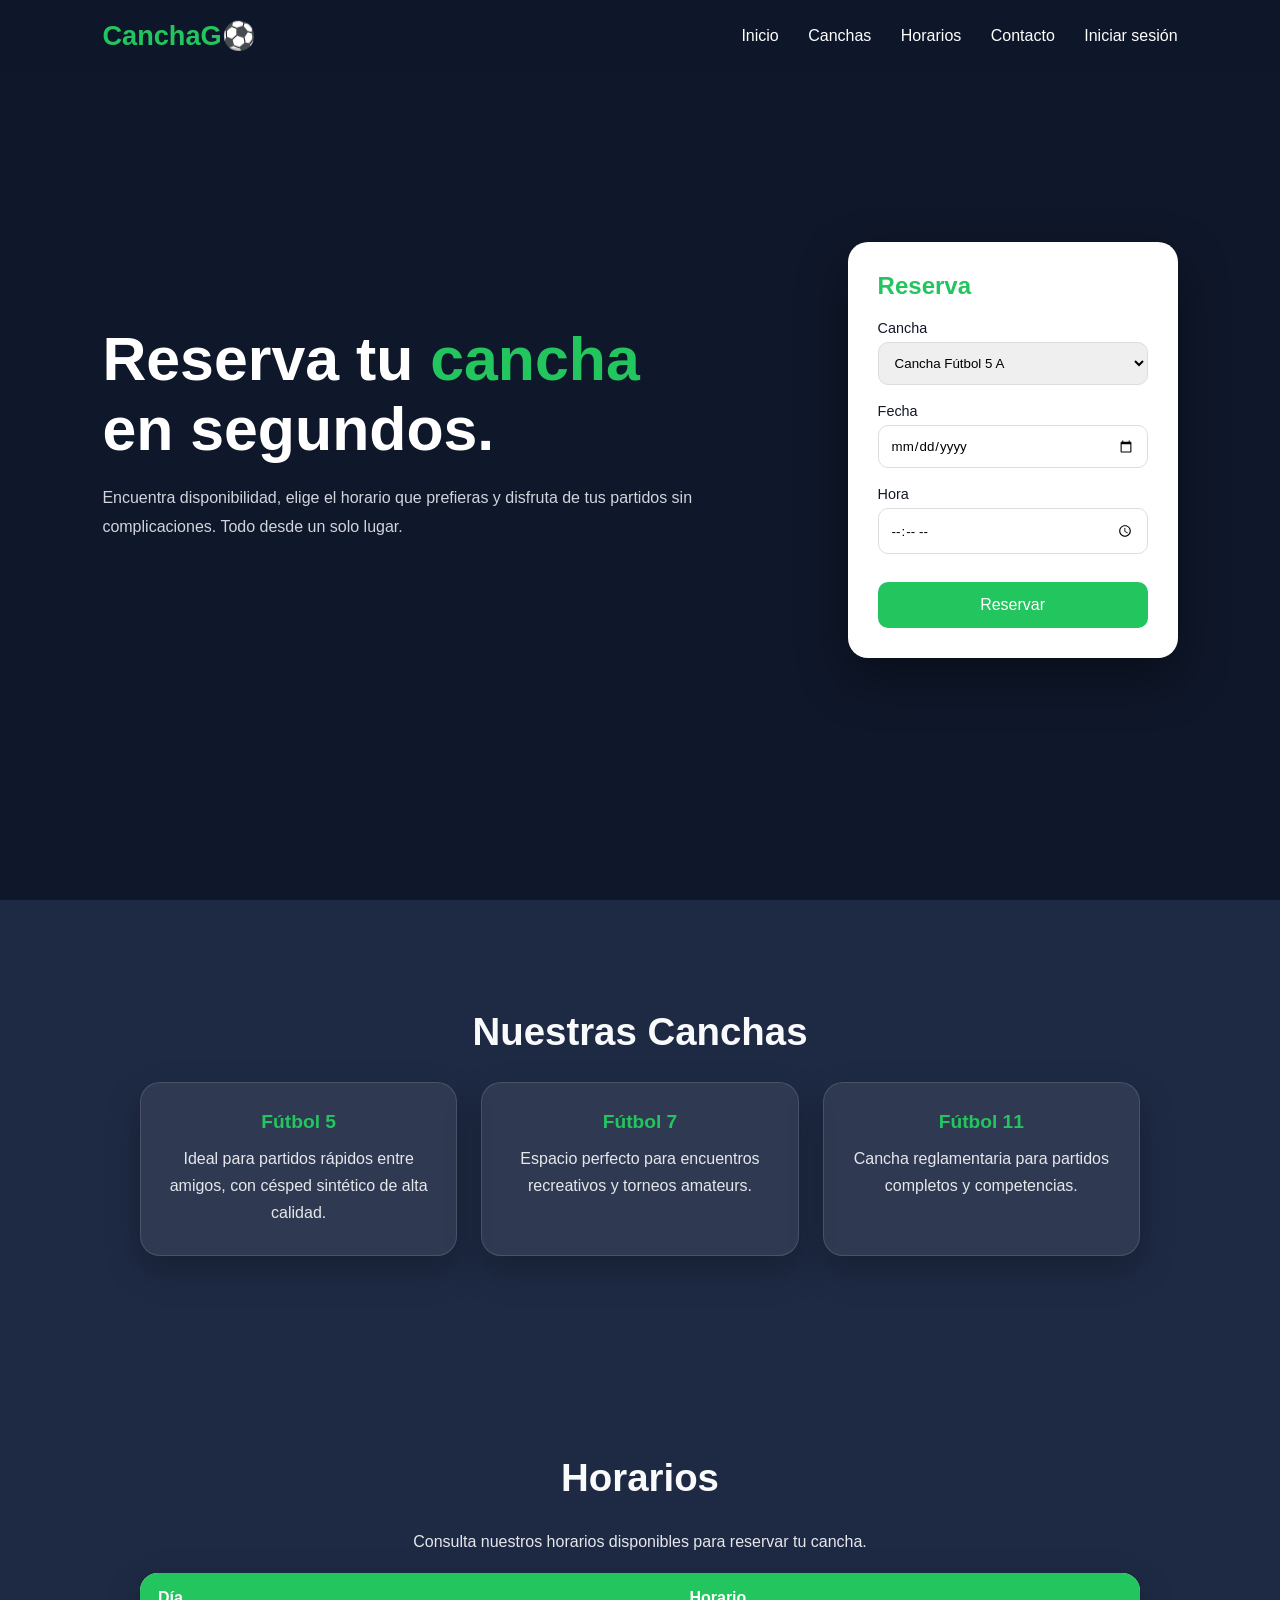
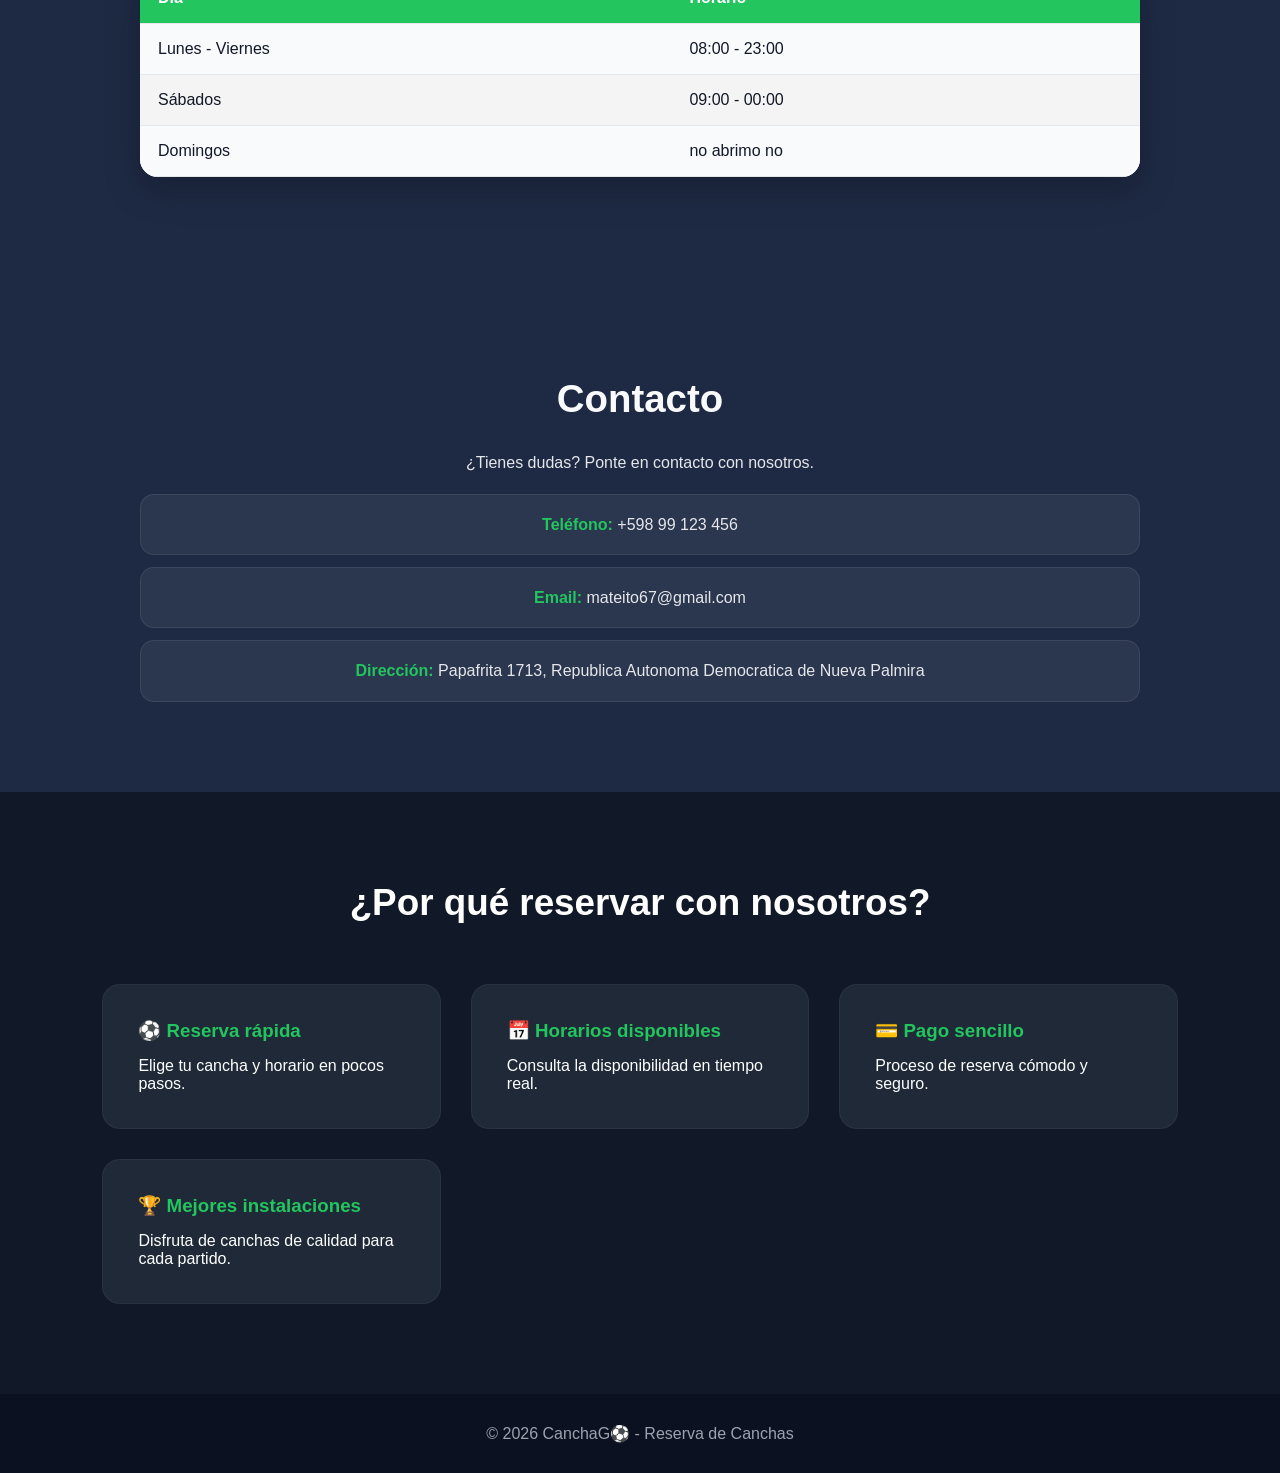
<file: index.html>
<!DOCTYPE html>
<html lang="es">

<head>
    <meta charset="UTF-8">
    <meta name="viewport" content="width=device-width, initial-scale=1.0">
    <title>Reserva de Canchas</title>
    <link rel="stylesheet" href="style.css">
    <link rel="icon" href="./favicon noma.avif" type="image/avif">

</head>

<body>

    <header>

        <div class="logo">CanchaG⚽</div>

        <nav>
            <a href="#1">Inicio</a>
            <a href="#2">Canchas</a>
            <a href="#3">Horarios</a>
            <a href="#4">Contacto</a>
            <a id="incioS" href="./login.html">Iniciar sesión</a>

        </nav>

    </header>

    <section class="hero" id="1">

        <div class="hero-text">
            <h1>Reserva tu <span>cancha</span> en segundos.</h1>

            <p>
                Encuentra disponibilidad, elige el horario que prefieras y disfruta
                de tus partidos sin complicaciones. Todo desde un solo lugar.
            </p>

        </div>

        <div class="card">

            <h2>Reserva </h2>

            <div>
                <label>Cancha</label>
                <select id="cancha-select">
                    <option value="1">Cancha Fútbol 5 A</option>
                    <option value="2">Cancha Fútbol 5 B</option>
                    <option value="3">Cancha Fútbol 7</option>
                    <option value="4">Cancha de Pádel</option>
                    <option value="5">Cancha de Tenis</option>
                </select>
            </div>

            <div>
                <label>Fecha</label>
                <input type="date" id="fecha-input">
            </div>

            <div>
                <label>Hora</label>
                <input type="time" id="hora-input">
            </div>

            <button onclick="reservar()">Reservar</button>

        </div>

    </section>

    <section class="hero hero-section hero-canchas" id="2">

        <div class="hero-text hero-section-text">
            <h2>Nuestras Canchas</h2>

            <div class="hero-grid">
                <div class="hero-card">
                    <h3>Fútbol 5</h3>
                    <p>Ideal para partidos rápidos entre amigos, con césped sintético de alta calidad.</p>
                </div>

                <div class="hero-card">
                    <h3>Fútbol 7</h3>
                    <p>Espacio perfecto para encuentros recreativos y torneos amateurs.</p>
                </div>

                <div class="hero-card">
                    <h3>Fútbol 11</h3>
                    <p>Cancha reglamentaria para partidos completos y competencias.</p>
                </div>
            </div>
        </div>

    </section>

    <section class="hero hero-section hero-horarios" id="3">

        <div class="hero-text hero-section-text">
            <h2>Horarios</h2>

            <p>Consulta nuestros horarios disponibles para reservar tu cancha.</p>

            <div class="hero-table-wrap">
                <table class="hero-table">
                    <tr>
                        <th>Día</th>
                        <th>Horario</th>
                    </tr>
                    <tr>
                        <td>Lunes - Viernes</td>
                        <td>08:00 - 23:00</td>
                    </tr>
                    <tr>
                        <td>Sábados</td>
                        <td>09:00 - 00:00</td>
                    </tr>
                    <tr>
                        <td>Domingos</td>
                        <td>no abrimo no</td>
                    </tr>
                </table>
            </div>
        </div>

    </section>

    <section class="hero hero-section hero-contacto" id="4">

        <div class="hero-text hero-section-text">
            <h2>Contacto</h2>

            <p>¿Tienes dudas? Ponte en contacto con nosotros.</p>

            <div class="hero-contact-list">
                <p><strong>Teléfono:</strong> +598 99 123 456</p>
                <p><strong>Email:</strong> mateito67@gmail.com</p>
                <p><strong>Dirección:</strong> Papafrita 1713, Republica Autonoma Democratica de Nueva Palmira</p>
            </div>
        </div>

    </section>

    <section class="features">

        <h2 class="title">¿Por qué reservar con nosotros?</h2>

        <div class="cards">

            <div class="feature">
                <h3>⚽ Reserva rápida</h3>
                <p>Elige tu cancha y horario en pocos pasos.</p>
            </div>

            <div class="feature">
                <h3>📅 Horarios disponibles</h3>
                <p>Consulta la disponibilidad en tiempo real.</p>
            </div>

            <div class="feature">
                <h3>💳 Pago sencillo</h3>
                <p>Proceso de reserva cómodo y seguro.</p>
            </div>

            <div class="feature">
                <h3>🏆 Mejores instalaciones</h3>
                <p>Disfruta de canchas de calidad para cada partido.</p>
            </div>

        </div>

    </section>

    <footer>
        © 2026 CanchaG⚽ - Reserva de Canchas
    </footer>
    <script src="scripts.js"></script>

    <script>
        addEventListener("DOMContentLoaded", () => {
            checklogin();
        });

        function checklogin() {
            const token = localStorage.getItem("token");
            if (!token) {
                return;
            }
            const btn = document.getElementById("incioS");
            btn.textContent = "Cerrar sesión";
            btn.addEventListener("click", () => {
                localStorage.removeItem("token");
            })
        }
    </script>

</body>

</html>
</file>
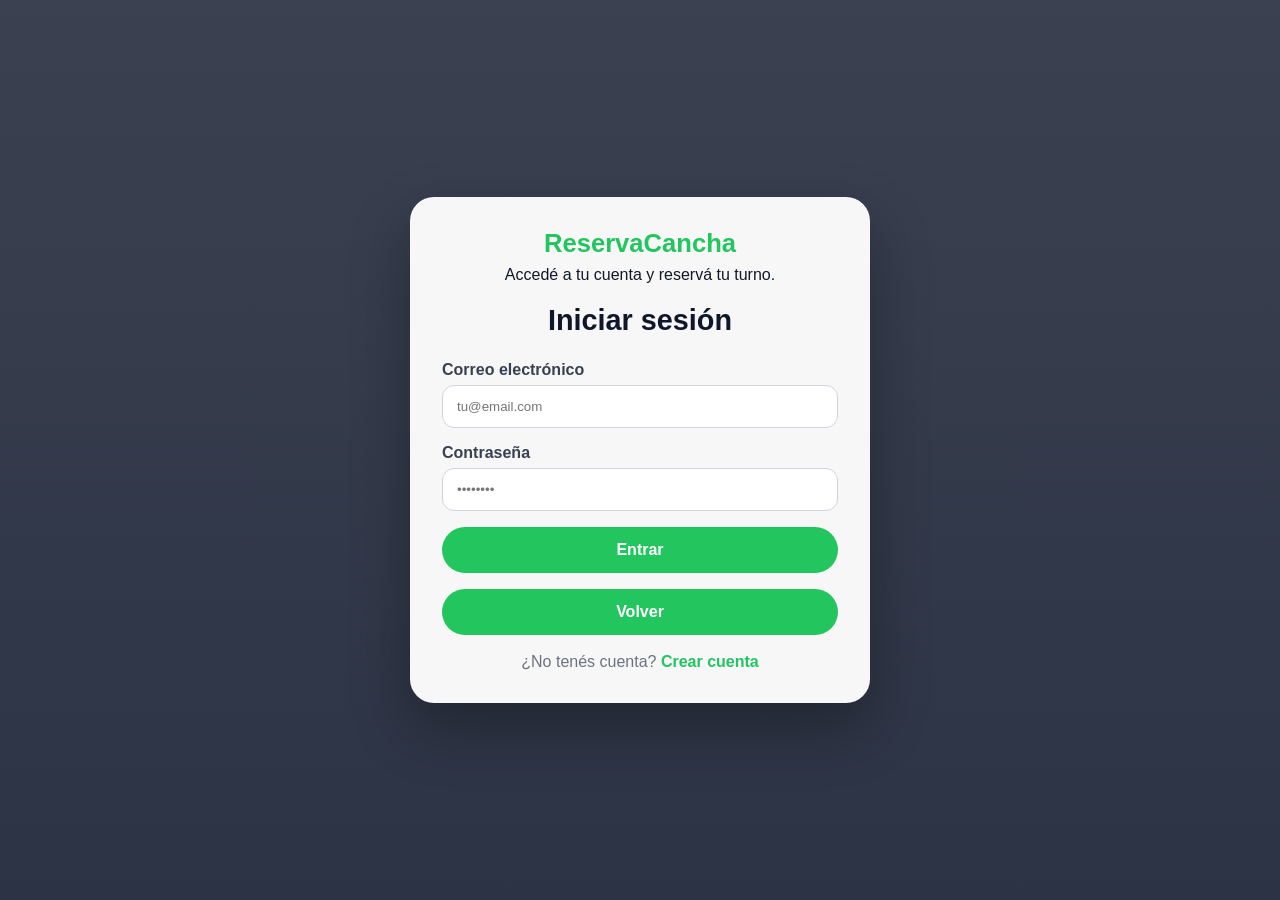
<file: login.html>
<!DOCTYPE html>
<html lang="es">
<head>
    <meta charset="UTF-8">
    <meta name="viewport" content="width=device-width, initial-scale=1.0">
    <title>Iniciar sesión | Reserva de cancha</title>
    <link rel="stylesheet" href="style.css">
</head>
<body class="auth-body">
    <main class="auth-page">
        <section class="auth-card">
            <div class="auth-brand">
                <span class="logo">ReservaCancha</span>
                <p>Accedé a tu cuenta y reservá tu turno.</p>
            </div>

            <h1>Iniciar sesión</h1>

            <form onsubmit="login(); return false;" class="auth-form">
                <div class="form-group">
                    <label for="email-input">Correo electrónico</label>
                    <input type="email" id="email-input" placeholder="tu@email.com" required>
                </div>

                <div class="form-group">
                    <label for="password-input">Contraseña</label>
                    <input type="password" id="password-input" placeholder="••••••••" required>
                </div>

                <button type="submit" class="btn btn-block">Entrar</button>

                <button type="button" class="btn btn-block" onclick="window.location.href='index.html'">Volver</button>
            </form>

  

            <p class="auth-footer">¿No tenés cuenta? <a href="register.html">Crear cuenta</a></p>
        </section>
    </main>

    <script src="scripts.js"></script>
</body>
</html>
</file>
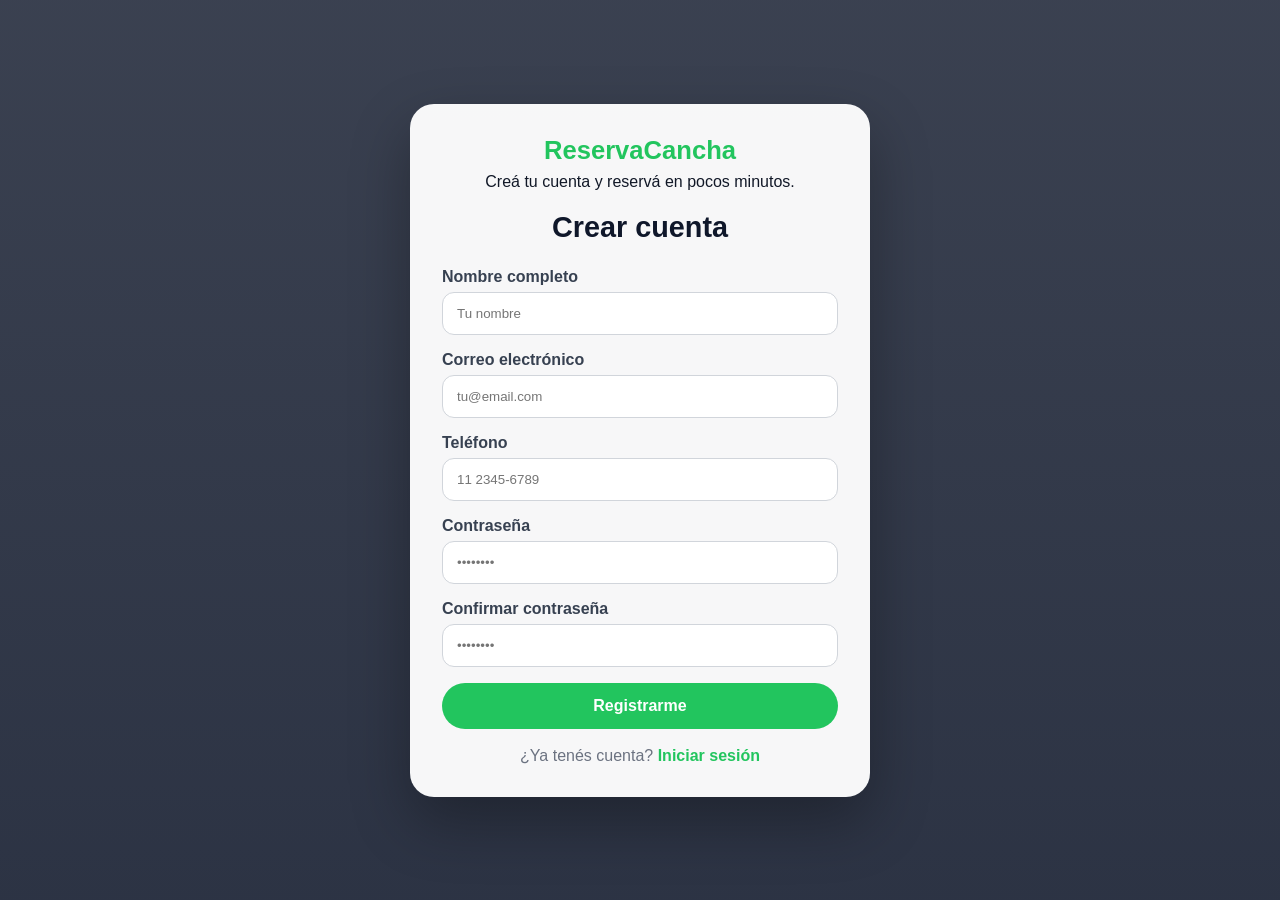
<file: register.html>
<!DOCTYPE html>
<html lang="es">
<head>
    <meta charset="UTF-8">
    <meta name="viewport" content="width=device-width, initial-scale=1.0">
    <title>Registrarse | Reserva de cancha</title>
    <link rel="stylesheet" href="style.css">
</head>
<body class="auth-body">
    <main class="auth-page">
        <section class="auth-card">
            <div class="auth-brand">
                <span class="logo">ReservaCancha</span>
                <p>Creá tu cuenta y reservá en pocos minutos.</p>
            </div>

            <h1>Crear cuenta</h1>

            <form class="auth-form" onsubmit="register(); return false;">
                <div class="form-group">
                    <label for="name">Nombre completo</label>
                    <input type="text" id="name" placeholder="Tu nombre" required>
                </div>

                <div class="form-group">
                    <label for="email">Correo electrónico</label>
                    <input type="email" id="email" placeholder="tu@email.com" required>
                </div>

                <div class="form-group">
                    <label for="phone">Teléfono</label>
                    <input type="tel" id="phone" placeholder="11 2345-6789" required>
                </div>

                <div class="form-group">
                    <label for="password">Contraseña</label>
                    <input type="password" id="password" placeholder="••••••••" required>
                </div>

                <div class="form-group">
                    <label for="confirm-password">Confirmar contraseña</label>
                    <input type="password" id="confirm-password" placeholder="••••••••" required>
                </div>

                <button type="submit" class="btn btn-block">Registrarme</button>
            </form>

            <p class="auth-footer">¿Ya tenés cuenta? <a href="login.html">Iniciar sesión</a></p>
        </section>
    </main>
    <script src="scripts.js"></script>
</body>
</html>
</file>
<file: style.css>
* {
    margin: 0;
    padding: 0;
    box-sizing: border-box;
    font-family: Arial, Helvetica, sans-serif;
}

body {
    background: #0f172a;
    color: #fff;
}

header {
    width: 100%;
    position: fixed;
    top: 0;
    left: 0;
    display: flex;
    justify-content: space-between;
    align-items: center;
    padding: 20px 8%;
    background: rgba(15, 23, 42, .9);
    backdrop-filter: blur(10px);
    z-index: 100;
}

.logo {
    font-size: 1.7rem;
    font-weight: bold;
    color: #22c55e;
}

nav a {
    color: white;
    text-decoration: none;
    margin-left: 25px;
    transition: .3s;
}

nav a:hover {
    color: #22c55e;
}

.hero {
    min-height: 100vh;
    display: flex;
    align-items: center;
    justify-content: space-between;
    padding: 120px 8%;
    background:
        linear-gradient(rgba(15, 23, 42, .75), rgba(15, 23, 42, .8)),
        url("https://images.unsplash.com/photo-1517466787929-bc90951d0974?auto=format&fit=crop&w=1400&q=80");
    background-size: cover;
    background-position: center;
}

.hero-text {
    max-width: 600px;
}

.hero-text h1 {
    font-size: 3.8rem;
    margin-bottom: 20px;
}

.hero-text span {
    color: #22c55e;
}

.hero-text p {
    color: #d1d5db;
    line-height: 1.8;
    margin-bottom: 35px;
}

.btn {
    display: inline-block;
    padding: 15px 35px;
    background: #22c55e;
    color: white;
    text-decoration: none;
    border-radius: 50px;
    font-weight: bold;
    transition: .3s;
}

.btn:hover {
    background: #16a34a;
    transform: translateY(-3px);
}

.card {
    width: 330px;
    background: white;
    color: #111827;
    padding: 30px;
    border-radius: 20px;
    box-shadow: 0 20px 50px rgba(0, 0, 0, .4);
}

.card h2 {
    margin-bottom: 20px;
    color: #22c55e;
}

.card div {
    margin-bottom: 18px;
}

.card label {
    display: block;
    margin-bottom: 6px;
    font-size: .9rem;
}

.card input,
.card select {
    width: 100%;
    padding: 12px;
    border: 1px solid #ddd;
    border-radius: 10px;
    outline: none;
}

.card button {
    width: 100%;
    margin-top: 10px;
    padding: 14px;
    border: none;
    background: #22c55e;
    color: white;
    border-radius: 10px;
    cursor: pointer;
    font-size: 1rem;
    transition: .3s;
}

.card button:hover {
    background: #16a34a;
}

.features {
    padding: 90px 8%;
    background: #111827;
}

.title {
    text-align: center;
    font-size: 2.3rem;
    margin-bottom: 60px;
}

.cards {
    display: grid;
    grid-template-columns: repeat(auto-fit, minmax(250px, 1fr));
    gap: 30px;
}

.feature {
    background: #1f2937;
    padding: 35px;
    border-radius: 18px;
    transition: .3s;
    border: 1px solid rgba(255, 255, 255, .05);
}

.feature:hover {
    transform: translateY(-8px);
}

.feature h3 {
    margin-bottom: 15px;
    color: #22c55e;
}

.hero-section {
    min-height: auto;
    display: flex;
    align-items: center;
    justify-content: center;
    padding: 110px 8% 90px;
    position: relative;
    overflow: hidden;
}

.hero-section::before {
    content: "";
    position: absolute;
    inset: 0;
    background: #1e2a44;
    pointer-events: none;
}

.hero-section-text {
    position: relative;
    z-index: 1;
    width: 100%;
    max-width: 1000px;
    text-align: center;
}

.hero-section-text h2 {
    font-size: 2.4rem;
    margin-bottom: 28px;
    color: #f9fafb;
}

.hero-section-text p {
    margin-bottom: 18px;
    color: #e5e7eb;
    line-height: 1.7;
}

.hero-grid {
    display: grid;
    grid-template-columns: repeat(auto-fit, minmax(220px, 1fr));
    gap: 24px;
    margin-top: 10px;
}

.hero-card {
    background: rgba(255, 255, 255, .08);
    border: 1px solid rgba(255, 255, 255, .12);
    border-radius: 20px;
    padding: 28px;
    box-shadow: 0 15px 35px rgba(0, 0, 0, .25);
}

.hero-card h3 {
    color: #22c55e;
    margin-bottom: 12px;
    font-size: 1.2rem;
}

.hero-card p {
    margin-bottom: 0;
    color: #e5e7eb;
}

.hero-table-wrap {
    margin-top: 10px;
    background: rgba(255, 255, 255, .95);
    border-radius: 18px;
    overflow: hidden;
    box-shadow: 0 12px 35px rgba(0, 0, 0, .25);
}

.hero-table {
    width: 100%;
    border-collapse: collapse;
    color: #111827;
}

.hero-table th,
.hero-table td {
    padding: 16px 18px;
    text-align: left;
    border-bottom: 1px solid #e5e7eb;
}

.hero-table th {
    background: #22c55e;
    color: white;
}

.hero-table tr:nth-child(even) td {
    background: #f9fafb;
}

.hero-contact-list {
    display: grid;
    gap: 12px;
    margin-top: 12px;
}

.hero-contact-list p {
    margin-bottom: 0;
    padding: 16px 20px;
    border-radius: 14px;
    background: rgba(255, 255, 255, .06);
    border: 1px solid rgba(255, 255, 255, .08);
    color: #e5e7eb;
}

.hero-contact-list strong {
    color: #22c55e;
}

footer {
    text-align: center;
    padding: 30px;
    background: #0b1120;
    color: #9ca3af;
}

.auth-body {
    min-height: 100vh;
    display: flex;
    align-items: center;
    justify-content: center;
    padding: 24px;
    background:
        linear-gradient(rgba(15, 23, 42, .82), rgba(15, 23, 42, .88)),
        url("https://images.unsplash.com/photo-1517466787929-bc90951d0974?auto=format&fit=crop&w=1400&q=80");
    background-size: cover;
    background-position: center;
}

.auth-page {
    width: min(100%, 460px);
}

.auth-card {
    background: rgba(255, 255, 255, .96);
    color: #111827;
    border-radius: 24px;
    padding: 32px;
    box-shadow: 0 25px 60px rgba(0, 0, 0, .3);
}

.auth-brand {
    text-align: center;
    margin-bottom: 20px;
}

.auth-card .logo {
    display: block;
    margin-bottom: 8px;
    font-size: 1.6rem;
}

.auth-card h1 {
    text-align: center;
    margin-bottom: 24px;
    color: #0f172a;
    font-size: 1.8rem;
}

.auth-form {
    display: grid;
    gap: 16px;
}

.form-group {
    display: grid;
    gap: 6px;
}

.form-group label {
    font-weight: 600;
    color: #374151;
}

.form-group input {
    width: 100%;
    padding: 13px 14px;
    border: 1px solid #d1d5db;
    border-radius: 12px;
    outline: none;
    transition: .3s;
}

.form-group input:focus {
    border-color: #22c55e;
    box-shadow: 0 0 0 3px rgba(34, 197, 94, .15);
}

.btn-block {
    width: 100%;
    text-align: center;
    border: none;
    padding: 14px 16px;
    font-size: 1rem;
}

.auth-footer {
    margin-top: 18px;
    text-align: center;
    color: #6b7280;
}

.auth-footer a {
    color: #22c55e;
    font-weight: 600;
    text-decoration: none;
}

.auth-footer a:hover {
    text-decoration: underline;
}

@media(max-width:900px) {

    .hero {
        flex-direction: column;
        text-align: center;
        gap: 50px;
    }

    .hero-text h1 {
        font-size: 2.8rem;
    }

    header {
        flex-direction: column;
        gap: 15px;
    }

    nav a {
        margin: 0 10px;
    }
}
</file>
